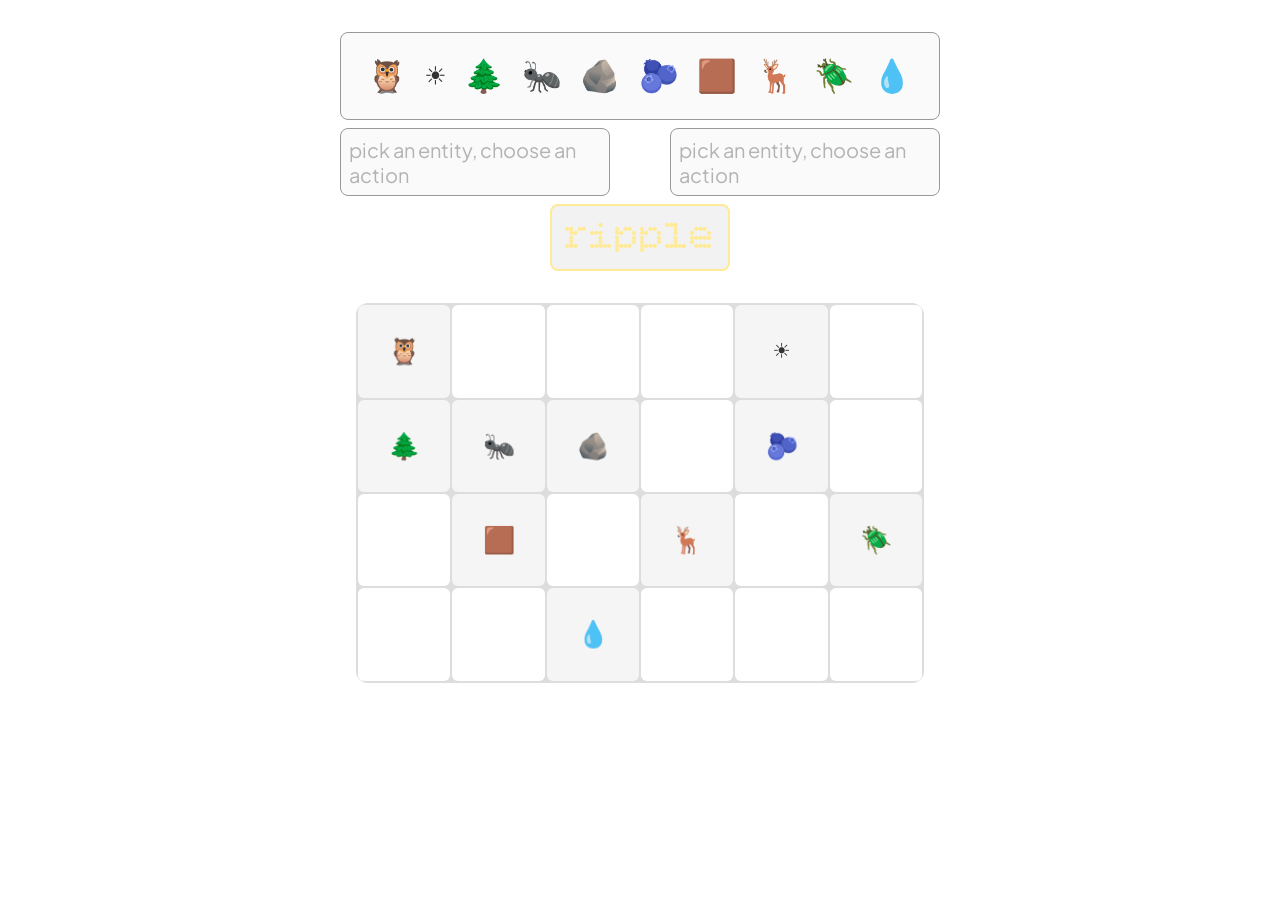
<file: index.html>
<!DOCTYPE html>
<html lang="en">
<head>
    <meta charset="UTF-8">
    <meta name="viewport" content="width=device-width, initial-scale=1.0">
    <title>ripples - ecologies</title>
    <link rel="stylesheet" href="styles.css">
</head>
<body>

<div id="app">
    <header class="app-header">
        <div class="scenario-select">
            <label for="scenario">Scenario</label>
            <select id="scenario"></select>
        </div>
    </header>

    <section class="cast-panel">
        <div id="castEmojis" class="cast-emojis"></div>
    </section>

    <section class="latent-panel top-latent-panel">
        <h2>Latent Library</h2>
        <div id="latentActions"></div>
        <section class="lock-control">
            <button id="lockBtn" disabled>ripple</button>
        </section>
    </section>

    <main class="app-main">
        <section class="grid-section">
            <div id="grid" class="grid"></div>
        </section>

        <aside class="sidebar">
            <section class="entity-pool">
                <h2>Entities</h2>
                <ul id="entityList"></ul>
                <button id="addEntityBtn" class="add-entity">Add Entity</button>
            </section>
            <!-- vector controls removed in favor of latent text buttons -->

            <section class="audit-log">
                <h2>Audit Log</h2>
                <ul id="auditLog"></ul>
            </section>
        </aside>

        <section class="worldtext-view">
            <h2>Worldtext</h2>
            <div id="worldtext" class="worldtext"></div>
        </section>
    </main>

    <section class="autoplay-control">
        <button id="autoplayBtn">Autoplay: Off (Space)</button>
        <span id="countdown"></span>
    </section>

    <footer class="app-footer">
        <small>&copy; 2025-2026 RIPPLES Project</small>
    </footer>
</div>

<script src="app.js"></script>
</body>
</html>
</file>
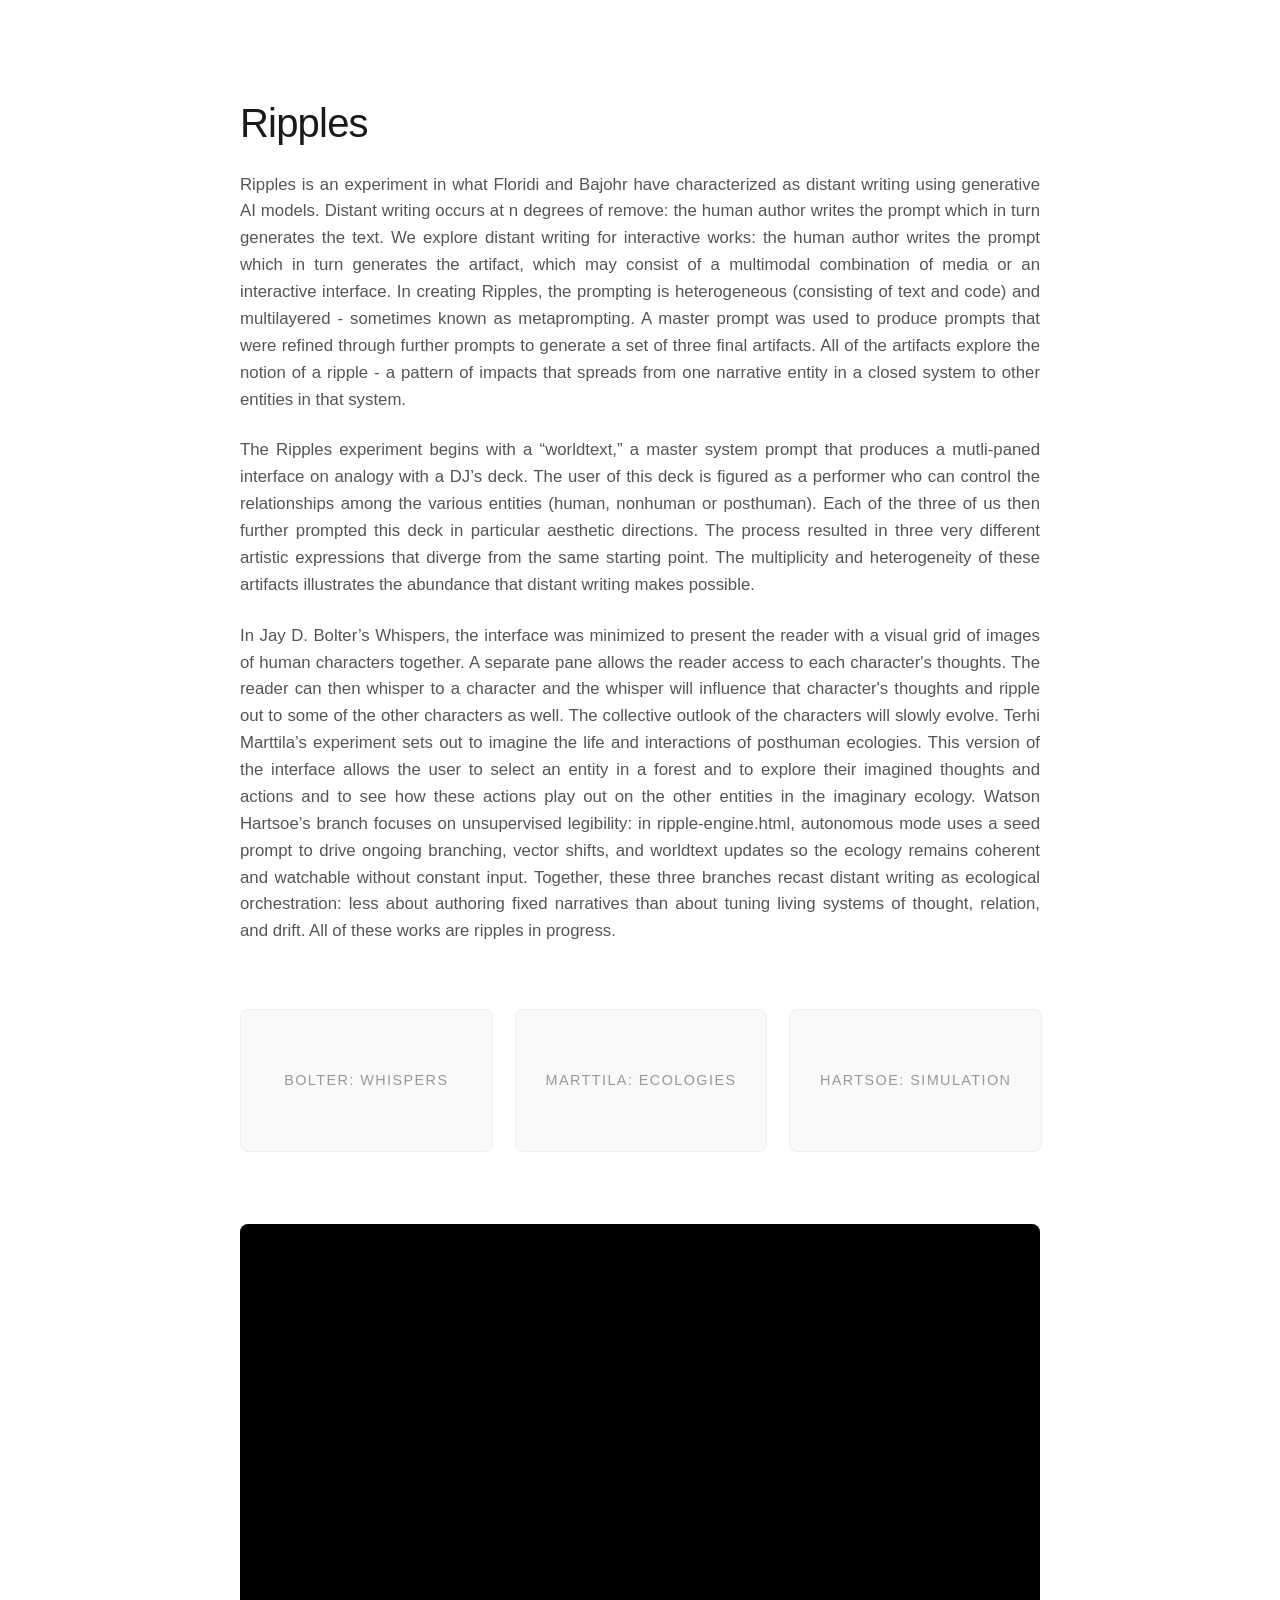
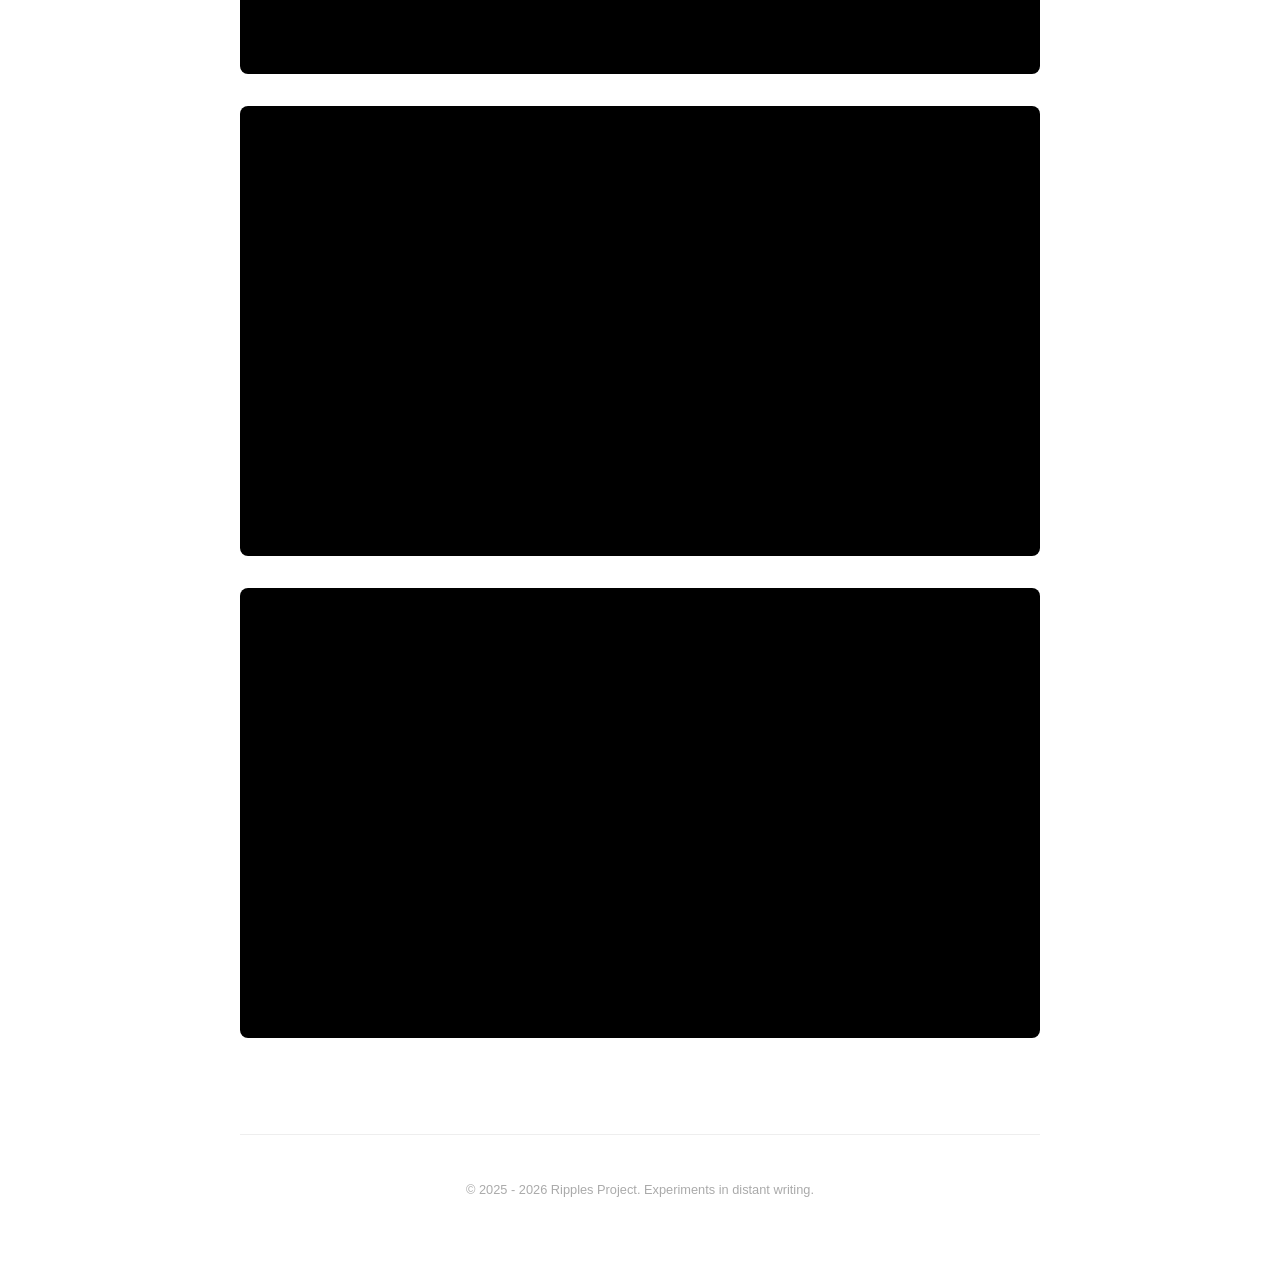
<file: site/index.html>
<!DOCTYPE html>
<html lang="en">
<head>
    <meta charset="UTF-8">
    <meta name="viewport" content="width=device-width, initial-scale=1.0">
    <title>Ripples</title>
    <style>
        :root {
            --bg-color: #ffffff;
            --text-color: #1a1a1a;
            --secondary-text: #555555;
            --accent: #0070f3;
            --card-bg: #f9f9f9;
            --border: #eeeeee;
        }

        body {
            font-family: -apple-system, BlinkMacSystemFont, "Segoe UI", Roboto, Helvetica, Arial, sans-serif;
            background-color: var(--bg-color);
            color: var(--text-color);
            line-height: 1.6;
            margin: 0;
            padding: 0;
            display: flex;
            justify-content: center;
        }

        .container {
            max-width: 800px;
            padding: 4rem 2rem;
        }

        header {
            margin-bottom: 3rem;
        }

        h1 {
            font-weight: 300;
            font-size: 2.5rem;
            letter-spacing: -0.02em;
            margin-bottom: 1rem;
        }

        .description {
            color: var(--secondary-text);
            font-size: 1.05rem;
            text-align: justify;
        }

        .description p {
            margin-bottom: 1.5rem;
        }

        .grid {
            display: grid;
            grid-template-columns: repeat(auto-fit, minmax(200px, 1fr));
            gap: 1.5rem;
            margin: 4rem 0;
        }

        .artifact-link {
            text-decoration: none;
            color: inherit;
            transition: opacity 0.2s;
        }

        .artifact-link:hover {
            opacity: 0.8;
        }

        .placeholder-img {
            width: 100%;
            aspect-ratio: 16/9;
            background-color: var(--card-bg);
            border: 1px solid var(--border);
            border-radius: 8px;
            display: flex;
            align-items: center;
            justify-content: center;
            color: #999;
            font-size: 0.9rem;
            text-transform: uppercase;
            letter-spacing: 0.1em;
            margin-bottom: 0.5rem;
        }

        .video-section {
            margin-top: 4rem;
        }

        .video-grid {
            display: grid;
            grid-template-columns: 1fr;
            gap: 2rem;
        }

        .video-placeholder {
            width: 100%;
            aspect-ratio: 16/9;
            background-color: #000;
            border-radius: 8px;
            display: flex;
            align-items: center;
            justify-content: center;
            color: #fff;
            position: relative;
            overflow: hidden;
        }

        .video-placeholder iframe {
            width: 100%;
            height: 100%;
            border: none;
        }

        .video-placeholder::before {
            content: '';
            font-size: 3rem;
            opacity: 0.3;
        }

        footer {
            margin-top: 6rem;
            padding-top: 2rem;
            border-top: 1px solid var(--border);
            font-size: 0.8rem;
            color: #aaa;
            text-align: center;
        }

        @media (max-width: 600px) {
            .container { padding: 2rem 1.5rem; }
            h1 { font-size: 2rem; }
        }
    </style>
</head>
<body>

<div class="container">
    <header>
        <h1>Ripples</h1>
        <div class="description">
            <p>
                Ripples is an experiment in what Floridi and Bajohr have characterized as distant writing using generative AI models. Distant writing occurs at n degrees of remove: the human author writes the prompt which in turn generates the text. We explore distant writing for interactive works: the human author writes the prompt which in turn generates the artifact, which may consist of a multimodal combination of media or an interactive interface. In creating Ripples, the prompting is heterogeneous (consisting of text and code) and multilayered - sometimes known as metaprompting. A master prompt was used to produce prompts that were refined through further prompts to generate a set of three final artifacts. All of the artifacts explore the notion of a ripple - a pattern of impacts that spreads from one narrative entity in a closed system to other entities in that system.</p>
            <p>
                The Ripples experiment begins with a “worldtext,” a master system prompt that produces a mutli-paned interface on analogy with a DJ’s deck. The user of this deck is figured as a performer who can control the relationships among the various entities (human, nonhuman or posthuman). Each of the three of us then further prompted this deck in particular aesthetic directions. The process resulted in three very different artistic expressions that diverge from the same starting point. The multiplicity and heterogeneity of these artifacts illustrates the abundance that distant writing makes possible.</p>
            <p>
                In Jay D. Bolter’s Whispers, the interface was minimized to present the reader with a visual grid of images of human characters together. A separate pane allows the reader access to each character's thoughts. The reader can then whisper to a character and the whisper will influence that character's thoughts and ripple out to some of the other characters as well. The collective outlook of the characters will slowly evolve. Terhi Marttila’s experiment sets out to imagine the life and interactions of posthuman ecologies. This version of the interface allows the user to select an entity in a forest and to explore their imagined thoughts and actions and to see how these actions play out on the other entities in the imaginary ecology. Watson Hartsoe’s branch focuses on unsupervised legibility: in ripple-engine.html, autonomous mode uses a seed prompt to drive ongoing branching, vector shifts, and worldtext updates so the ecology remains coherent and watchable without constant input. Together, these three branches recast distant writing as ecological orchestration: less about authoring fixed narratives than about tuning living systems of thought, relation, and drift. All of these works are ripples in progress. 
            </p>
        </div>
    </header>

    <div class="grid">
        <a href="https://ripples-one.vercel.app/" class="artifact-link" target="_blank">
            <div class="placeholder-img">Bolter: Whispers</div>
        </a>
        <a href="https://ripples-terhi.vercel.app/" class="artifact-link" target="_blank">
            <div class="placeholder-img">Marttila: Ecologies</div>
        </a>
        <a href="https://gemini.google.com/share/0b284da8a770" class="artifact-link" target="_blank">
            <div class="placeholder-img">Hartsoe: Simulation</div>
        </a>
    </div>

    <section class="video-section">
        <div class="video-grid">
            <div class="video-placeholder"><iframe src="https://www.youtube.com/embed/OxItC7VNo9A?si=b3QaF_ZYbdqL8aIr" title="YouTube video player" frameborder="0" allow="accelerometer; autoplay; clipboard-write; encrypted-media; gyroscope; picture-in-picture; web-share" referrerpolicy="strict-origin-when-cross-origin" allowfullscreen></iframe></div>
            <div class="video-placeholder"><iframe src="https://www.youtube.com/embed/AfhDOiCHBQo?si=x6pY5xlpts2c2Jce" title="YouTube video player" frameborder="0" allow="accelerometer; autoplay; clipboard-write; encrypted-media; gyroscope; picture-in-picture; web-share" referrerpolicy="strict-origin-when-cross-origin" allowfullscreen></iframe></div>
            <div class="video-placeholder"><iframe src="https://www.youtube.com/embed/_JW7W7FeScY?si=oCK0Jkt64vmjc0ds" title="YouTube video player" frameborder="0" allow="accelerometer; autoplay; clipboard-write; encrypted-media; gyroscope; picture-in-picture; web-share" referrerpolicy="strict-origin-when-cross-origin" allowfullscreen></iframe></div>
        </div>
    </section>

    <footer>
        <p>&copy; 2025 - 2026 Ripples Project. Experiments in distant writing.</p>
    </footer>
</div>

<script>
    // Minimalist JS for subtle interaction if needed later
    document.addEventListener('DOMContentLoaded', () => {
        console.log('Ripples site initialized.');
    });
</script>

</body>
</html>
</file>
<file: styles.css>
/* Import Bitcount Grid Single font */
@import url('https://fonts.googleapis.com/css2?family=Bitcount+Grid+Single&display=swap');
/* Import Plus Jakarta Sans font */
@import url('https://fonts.googleapis.com/css2?family=Plus+Jakarta+Sans:wght@400;500;600&display=swap');

/* light and airy color scheme */
:root {
    --term-bg: #ffffff;
    --term-text: #333333;
    --term-dim: #999999;
    --term-alert: #ff6666; /* softer red */
    --term-gold: #ffcc00;
    --term-cyan: #33b5e5;
    --grid-line: #dddddd;
    --grid-node: #f5f5f5;

    --font-family: "JetBrains Mono", "Fira Code", monospace;
    --font-size: 13px;
    --line-height: 1.7;
}

body {
    margin: 0;
    padding: 0;
    background: var(--term-bg);
    color: var(--term-text);
    font-family: var(--font-family);
    font-size: var(--font-size);
    line-height: var(--line-height);
}

a { color: var(--term-text); text-decoration: none; }

.app-header {
    padding: 1rem;
    display: flex;
    align-items: center;
    justify-content: center;
    position: relative;
    z-index: 0;
}

.app-header h1 {
    font-family: 'Bitcount Grid Single', 'Courier New', monospace;
    font-size: 100px;
    font-style: normal;
    font-weight: normal;
    color: #f0f0f0;
    margin: 0;
    position: relative;
    z-index: -1;
}

.top-latent-panel {
    padding: 0 1rem 1rem;
    position: relative;
    z-index: 1;
    max-width: 600px;
    margin: 0 auto;
}

.cast-panel {
    padding: 0 1rem 0.5rem;
    position: relative;
    z-index: 1;
    max-width: 600px;
    margin: 0 auto;
}

.cast-emojis {
    background: #fafafa;
    border: 1px solid var(--term-dim);
    border-radius: 8px;
    padding: 1rem;
    display: flex;
    justify-content: space-evenly;
    align-items: center;
    gap: 0.5rem;
    font-size: 32px;
}

#latentActions {
    display: block;
}

.latent-options-row {
    display: flex;
    flex-wrap: nowrap;
    justify-content: space-between;
    align-items: stretch;
    gap: 0.5rem;
    width: 100%;
}

.latent-options-row .latent-entry {
    flex: 0 0 45%;
    max-width: 45%;
    min-width: 0;
    margin-bottom: 0;
}

.entity-pool h2 {
    margin-top: 0;
}

/* hide latent library title */
.latent-panel h2 { display: none; }
/* hide scenario selector */
.scenario-select { display: none; }
.entity-pool li.selected {
    font-weight: bold;
    text-decoration: underline;
    background: var(--term-gold);
    color: var(--term-bg);
    padding: 0.2rem 0.4rem;
    border-radius: 3px;
}
#addEntityBtn {
    margin-top: 0.5rem;
    padding: 0.3rem 0.6rem;
    font-size: 0.9rem;
    background: var(--term-cyan);
    color: #000;
    border: none;
    cursor: pointer;
    transition: opacity 0.15s;
}
#addEntityBtn:disabled { opacity: 0.4; cursor: default; }

.lock-control {
    margin-top: 0.5rem;
    width: 100%;
    text-align: center;
}
.lock-control button {
    display: inline-block;
    margin: 0 auto;
    padding: 0.4rem 0.8rem;
    font-family: 'Bitcount Grid Single', 'Courier New', monospace;
    font-size: 42px;
    color: var(--term-gold);
    background: #e0e0e0;
    border: 2px solid var(--term-gold);
    border-radius: 8px;
    cursor: pointer;
    transition: opacity 0.15s;
}
.lock-control button:disabled { opacity: 0.4; cursor: default; }

.api-key-input {
    display: flex;
    align-items: center;
    gap: 0.25rem;
    color: var(--term-text);
    font-size: 0.9rem;
}
.api-key-input input {
    background: #fff;
    color: var(--term-text);
    border: 1px solid var(--term-dim);
    padding: 0.2rem 0.4rem;
    font-family: inherit;
    font-size: inherit;
}
.api-key-btn {
    padding: 0.2rem 0.5rem;
    font-size: 0.9rem;
    background: var(--term-gold);
    border: none;
    color: #222;
    cursor: pointer;
}
.api-key-btn:disabled {
    opacity: 0.5;
    cursor: default;
}
.api-key-status {
    font-size: 0.8rem;
    color: var(--term-green);
    margin-left: 0.25rem;
}

.latent-entry.processing {
    opacity: 0.6;
    animation: pulse 1s infinite alternate;
}
@keyframes pulse {
    from { opacity: 0.6; }
    to { opacity: 1; }
}

.app-main {
    display: flex;
    flex-direction: column;
    align-items: center;
    justify-content: center;
}

/* keep sidebar from shrinking and creating layout shifts */
.sidebar {
    width: 220px;
    min-width: 300px;
    flex-shrink: 0;
    display: none;
}

/* grid section limited to 600px so it never expands */
.grid-section {
    max-width: 600px;
    width: 100%;
    box-sizing: border-box;
    margin: 0 auto;
}

/* hide the entities list visually but keep it in DOM for logic */
.entity-pool {
    display: none;
}

.grid-section {
    padding: 1rem;
}

.grid {
    display: grid;
    grid-template-columns: repeat(var(--cols,8), 1fr);
    gap: 2px;
    background: var(--grid-line);
    border-radius: 12px;
    overflow: hidden;
    padding: 2px;
}

.grid-cell {
    aspect-ratio: 1;
    background: var(--term-bg);
    display: flex;
    align-items: center;
    justify-content: center;
    position: relative;
    cursor: pointer;
    font-size: 26px;
    border-radius: 6px;
}

.grid-cell.has-entity { background: var(--grid-node); }
.grid-cell.selected {
    background: #fffbdd;      /* light gold highlight */
    border: 2px solid var(--term-gold);
    animation: none !important;
    box-shadow: 0 0 8px var(--term-gold);
}

@keyframes pulse {
    0% { transform: scale(1); }
    50% { transform: scale(1.1); }
    100% { transform: scale(1); }
}


.latent-entry {
    display: block;
    text-align: left;
    border: 1px solid var(--term-dim);
    border-radius: 8px;
    padding: 0.5rem;
    margin-bottom: 0.5rem;
    /* allow full height and wrap instead of clipping */
    max-height: none;
    overflow: visible;
    white-space: normal;
    word-wrap: break-word;
    font-family: 'Plus Jakarta Sans', sans-serif;
    font-size: 20px;
    background: #fafafa;
    cursor: pointer;
    transition: background 0.15s;
}
.latent-entry.goal { border-left: 4px solid var(--term-gold); }
.latent-entry.obstacle { border-left: 4px solid var(--term-alert); }
.latent-entry.shift { border-left: 4px solid var(--term-cyan); }
.latent-entry:hover { background: #f0f0f0; }
.latent-entry.selected { background: #fffbdd; border-color: var(--term-gold); }

.latent-context-box {
    display: block;
    text-align: center;
    border: 1px solid var(--term-dim);
    border-radius: 8px;
    padding: 0.5rem;
    margin-bottom: 0.75rem;
    background: #e8e8e8;
    color: #666;
    font-family: 'Bitcount Grid Single', 'Courier New', monospace;
    font-size: 16px;
    font-style: italic;
    white-space: normal;
    word-wrap: break-word;
    cursor: default;
    opacity: 0.75;
}

.worldtext-view {
    display: none; /* hidden */
    padding: 1rem;
    border: 1px solid var(--term-dim);
    min-height: 8rem;
    background: #fdfdfd;
    white-space: pre-wrap;
}
.worldtext .entity-link {
    color: var(--term-gold);
    font-weight: bold;
    cursor: pointer;
    text-decoration: underline;
}

.audit-log {
    max-height: 12rem;
    overflow-y: auto;
    font-size: 0.85rem;
    margin-top: 1rem;
    display: none; /* hidden by default */
}
.audit-log li { margin-bottom: 0.3rem; cursor: pointer; }
.audit-log li:hover { text-decoration: underline; }

.autoplay-control {
    position: fixed;
    bottom: 1rem;
    left: 50%;
    transform: translateX(-50%);
    text-align: center;
    z-index: 100;
    display: none;
}

.autoplay-control button {
    font-size: 20px;
    padding: 0.5rem 1rem;
    border: none;
    background: var(--term-cyan);
    cursor: pointer;
    border-radius: 8px;
}

.app-footer {
    text-align: center;
    display: none;
}

/* ripple animation helper */
@keyframes ripple-expand {
  0% { transform: scale(0.5); opacity: 1; }
  100% { transform: scale(3); opacity: 0; }
}

.ripple {
    position: absolute;
    border: 2px solid currentColor;
    border-radius: 50%;
    animation: ripple-expand 0.8s ease-out;
}

/* scrollbars for retro look */
::-webkit-scrollbar { width: 6px; }
::-webkit-scrollbar-track { background: var(--term-bg); }
::-webkit-scrollbar-thumb { background: var(--term-dim); }
</file>
